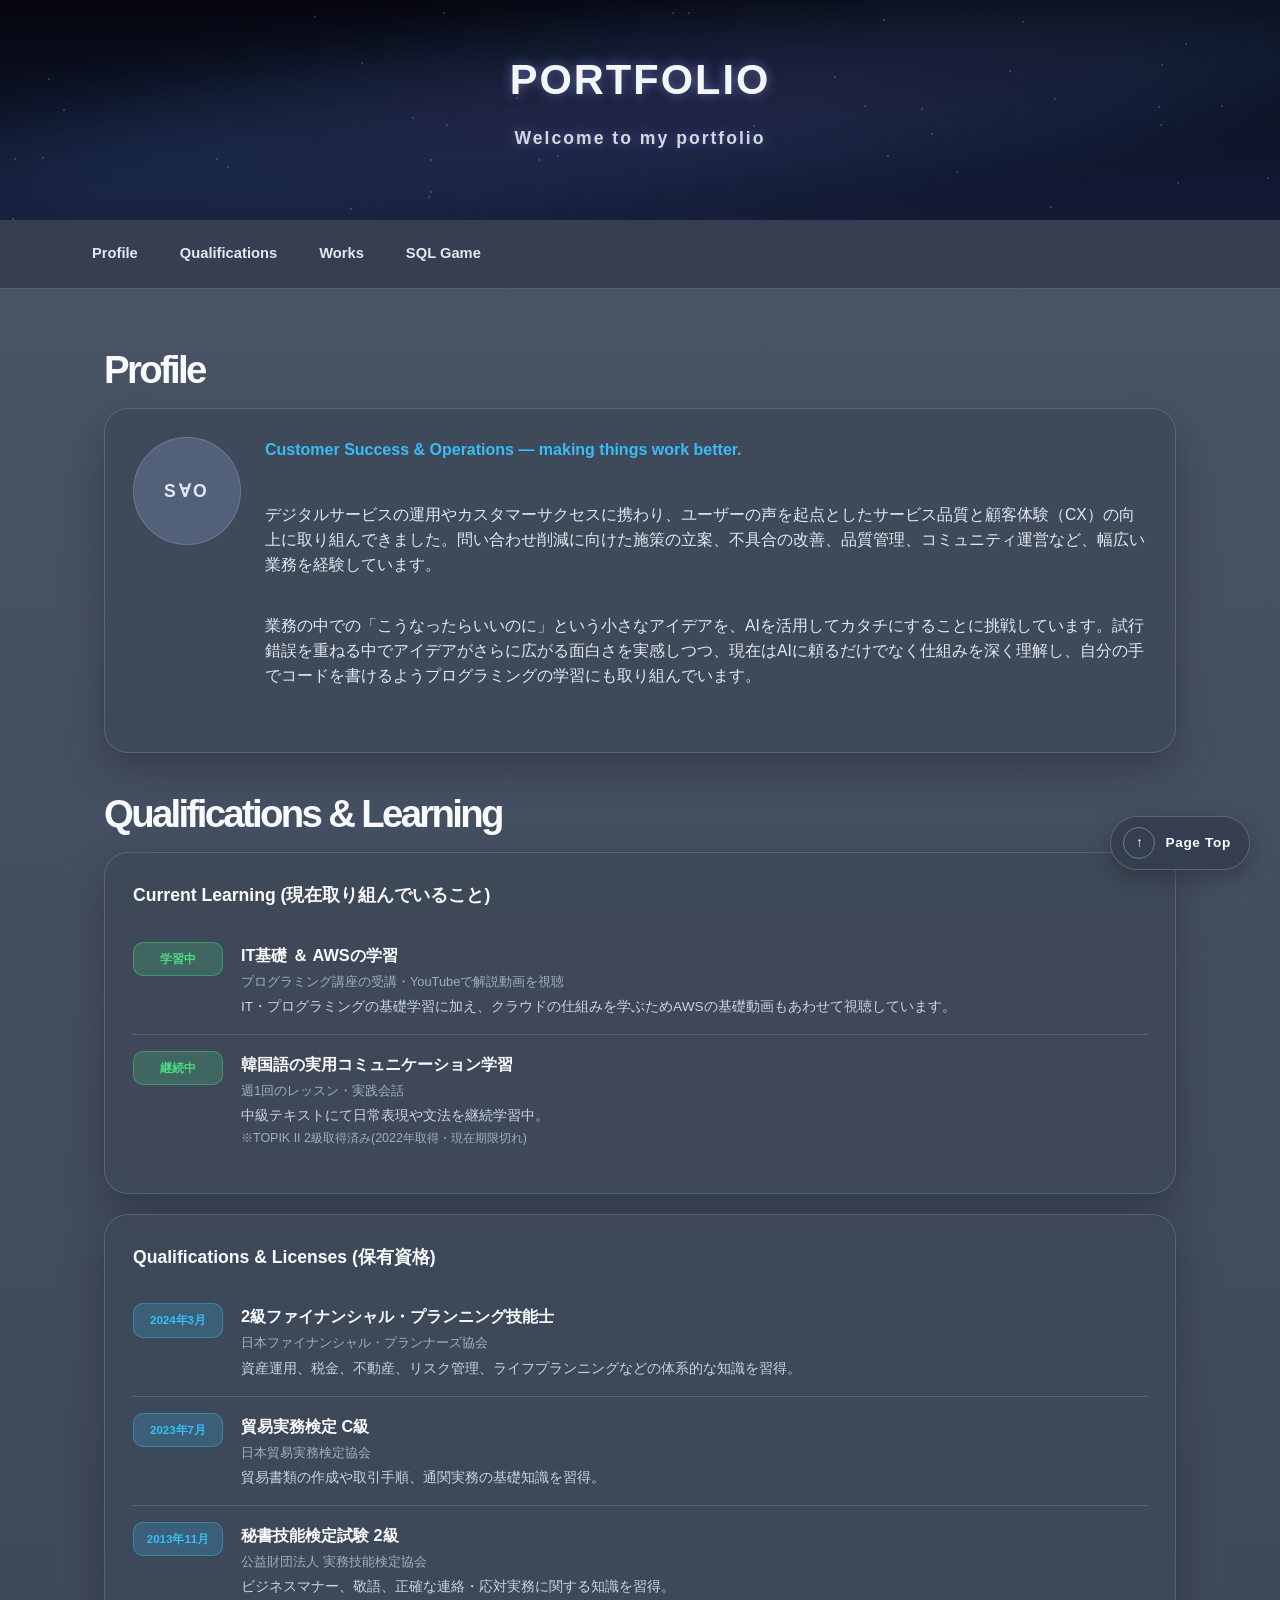
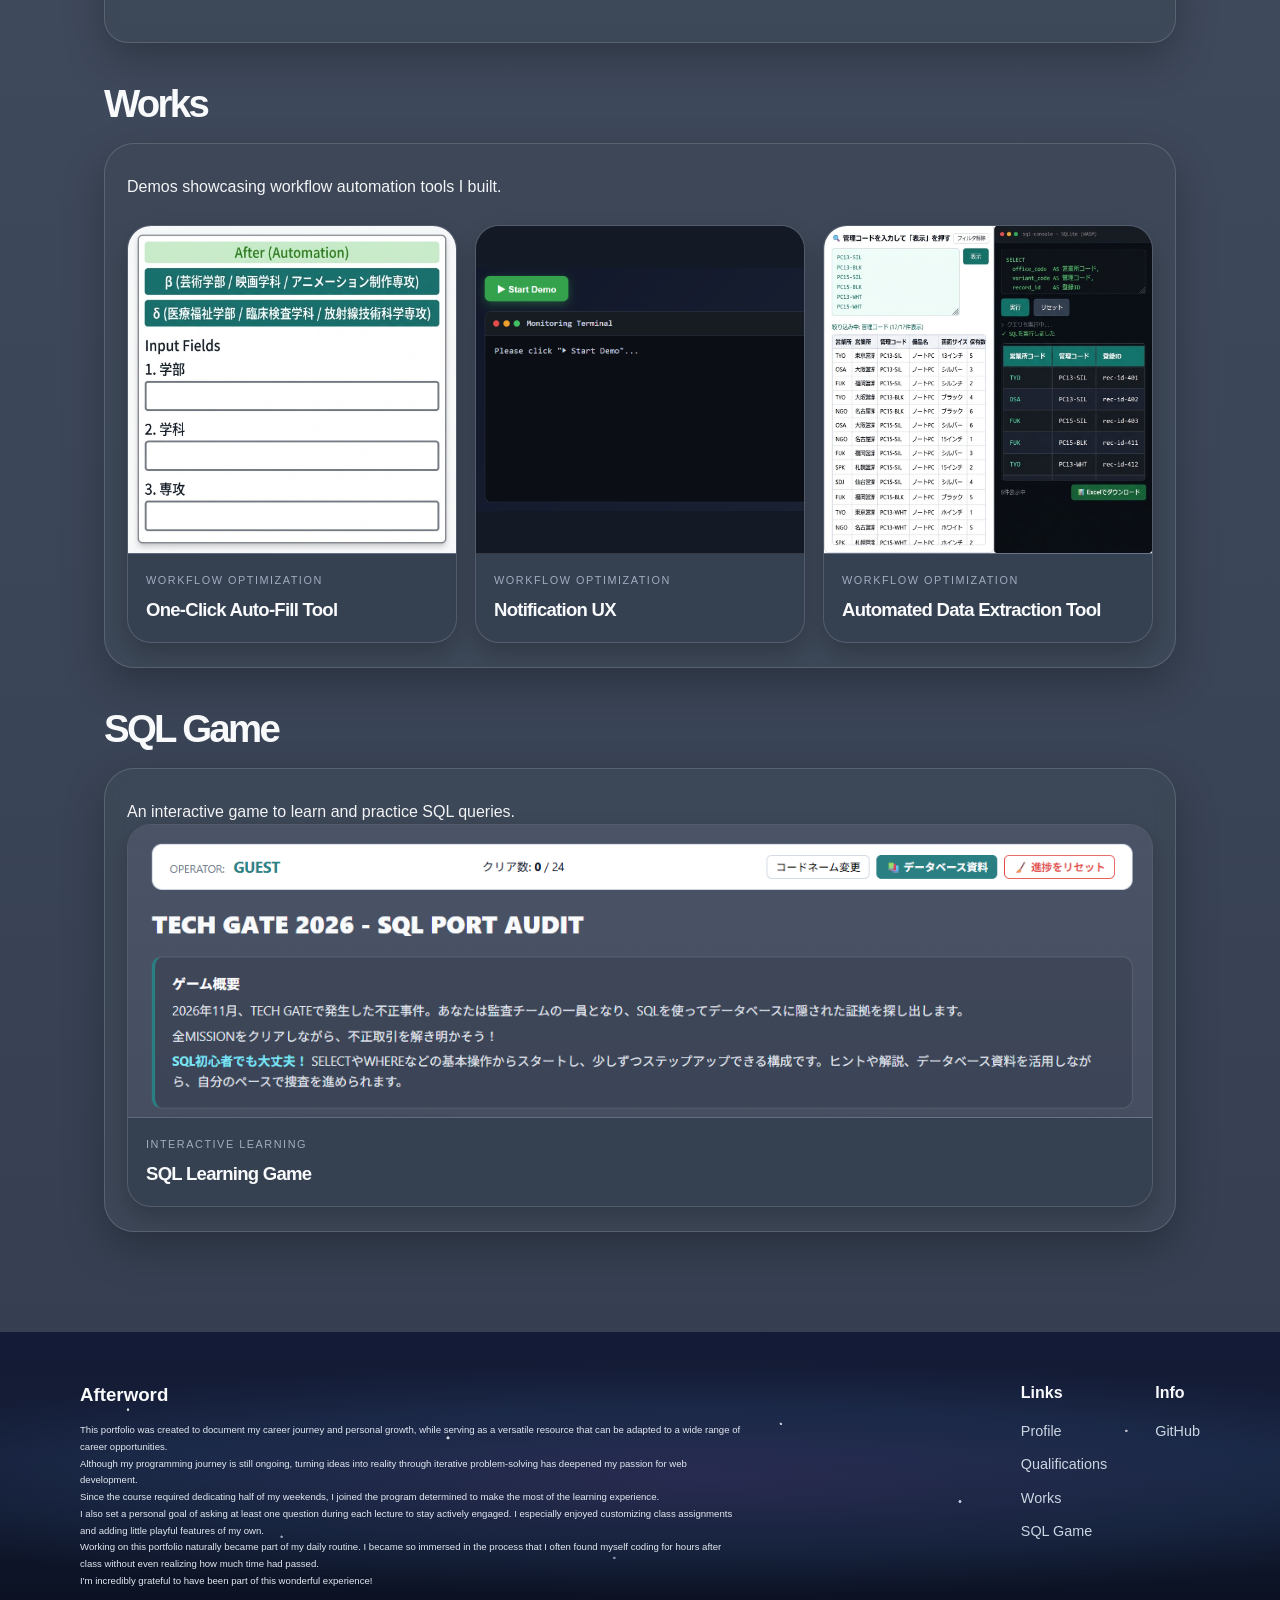
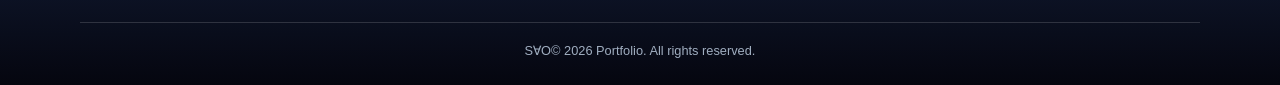
<file: index.html>
<!DOCTYPE html>
<html lang="ja">
<head>
  <meta charset="UTF-8">
  <meta name="viewport" content="width=device-width, initial-scale=1.0">
  <title>Portfolio</title>
  <link rel="stylesheet" href="style.css">
</head>
<body>

<!-- ======================= ヘッダー ======================= -->
<div id="top"></div>
<header>
  <div class="hero-banner">
    <div class="milky-way"></div>
    <div class="star-field"></div>
    <span class="shooting-star s1"></span>
    <span class="shooting-star s2"></span>
    <span class="shooting-star s3"></span>
    <!-- Welcome メッセージ -->
    <span class="hero-banner-title">PORTFOLIO</span>
    <span class="hero-banner-subtitle">Welcome to my portfolio</span>
  </div>

  <!-- ナビゲーションバー -->
  <div class="nav-container">
    <div class="nav-links">
      <a href="#profile" class="nav-link">Profile</a>
      <a href="#qualifications" class="nav-link">Qualifications</a>
      <a href="#works" class="nav-link">Works</a>
      <a href="#game" class="nav-link">SQL Game</a>
    </div>
  </div>
</header>

<!-- ======================= メインコンテンツ ======================= -->
<div class="container">
  <section id="profile">
    <div class="section-title">Profile</div>
    <div class="card">
      <div class="profile-box">
        <div class="profile-avatar">
          <div class="profile-avatar-fallback">S∀O</div>
        </div>
        <div class="profile-info">
          <div class="profile-role">Customer Success & Operations — making things work better.</div>
           <div class="profile-desc">
    　　　　<p>デジタルサービスの運用やカスタマーサクセスに携わり、ユーザーの声を起点としたサービス品質と顧客体験（CX）の向上に取り組んできました。問い合わせ削減に向けた施策の立案、不具合の改善、品質管理、コミュニティ運営など、幅広い業務を経験しています。</p>
    　　　　<p>業務の中での「こうなったらいいのに」という小さなアイデアを、AIを活用してカタチにすることに挑戦しています。試行錯誤を重ねる中でアイデアがさらに広がる面白さを実感しつつ、現在はAIに頼るだけでなく仕組みを深く理解し、自分の手でコードを書けるようプログラミングの学習にも取り組んでいます。</p>
　　　</div>
      </div>
    </div>
  </section>

  <section id="qualifications">
    <div class="section-title">Qualifications & Learning</div>
    <div class="card">
      <div class="card-title">Current Learning (現在取り組んでいること)</div>
      <div class="qual-row">
        <div class="qual-date" style="background:rgba(74, 222, 128, 0.2); color:#4ade80; border:1px solid rgba(74, 222, 128, 0.4);">学習中</div>
        <div class="qual-detail">

          <div class="qual-title">IT基礎 ＆ AWSの学習</div>
          <div class="qual-sub">プログラミング講座の受講・YouTubeで解説動画を視聴</div>
          <div class="qual-desc">IT・プログラミングの基礎学習に加え、クラウドの仕組みを学ぶためAWSの基礎動画もあわせて視聴しています。</div>
        </div>
      </div>
      <div class="qual-row">
        <div class="qual-date" style="background:rgba(74, 222, 128, 0.2); color:#4ade80; border:1px solid rgba(74, 222, 128, 0.4);">継続中</div>
        <div class="qual-detail">
          <div class="qual-title">韓国語の実用コミュニケーション学習</div>
          <div class="qual-sub">週1回のレッスン・実践会話</div>
          <div class="qual-desc">中級テキストにて日常表現や文法を継続学習中。<br><span style="color:var(--muted); font-size:0.78rem;">※TOPIK II 2級取得済み(2022年取得・現在期限切れ)</span></div>
        </div>
      </div>
    </div>

    <div class="card">
      <div class="card-title">Qualifications & Licenses (保有資格)</div>
      <div class="qual-row">
        <div class="qual-date">2024年3月</div>
        <div class="qual-detail">
          <div class="qual-title">2級ファイナンシャル・プランニング技能士</div>
          <div class="qual-sub">日本ファイナンシャル・プランナーズ協会</div>
          <div class="qual-desc">資産運用、税金、不動産、リスク管理、ライフプランニングなどの体系的な知識を習得。</div>
        </div>
      </div>
      <div class="qual-row">
        <div class="qual-date">2023年7月</div>
        <div class="qual-detail">
          <div class="qual-title">貿易実務検定 C級</div>
          <div class="qual-sub">日本貿易実務検定協会</div>
          <div class="qual-desc">貿易書類の作成や取引手順、通関実務の基礎知識を習得。</div>
        </div>
      </div>
      <div class="qual-row">
        <div class="qual-date">2013年11月</div>
        <div class="qual-detail">
          <div class="qual-title">秘書技能検定試験 2級</div>
          <div class="qual-sub">公益財団法人 実務技能検定協会</div>
          <div class="qual-desc">ビジネスマナー、敬語、正確な連絡・応対実務に関する知識を習得。</div>
        </div>
      </div>
    </div>
  </section>

  <!-- Works セクション（自動化ツール系 1〜3） -->
  <section id="works">
    <div class="section-title">Works</div>
    <div class="modern-works" aria-label="Workflow automation tool demos">
      <p class="works-description">Demos showcasing workflow automation tools I built.</p>
      <br>
      <div class="works-grid">
        <!-- カード 1 -->
        <a class="work-card" href="work1/work1.html">
          <div class="work-thumb tone-1">
            <img src="works/work1.image.jpeg" alt="One-Click Auto-Fill Tool" class="work-img">
          </div>
          <div class="work-card-copy">
            <p>Workflow Optimization</p>
            <h3>One-Click Auto-Fill Tool</h3>
          </div>
        </a>

        <!-- カード 2 -->
        <a class="work-card" href="work2/work2.html">
          <div class="work-thumb tone-2">
            <img src="works/work2.image.png" alt="Notification UX" class="work-img">
          </div>
          <div class="work-card-copy">
            <p>Workflow Optimization</p>
            <h3>Notification UX</h3>
          </div>
        </a>

        <!-- カード 3 -->
        <a class="work-card" href="work3/work3-index.html">
          <div class="work-thumb tone-3">
            <img src="works/work3.image.jpeg" alt="Automated Data Extraction Tool" class="work-img">
          </div>
          <div class="work-card-copy">
            <p>Workflow Optimization</p>
            <h3>Automated Data Extraction Tool</h3>
          </div>
        </a>
      </div>
    </div>
  </section>

  <!-- ★独立させたセクション：SQL Game（カード4） -->
  <section id="game">
    <div class="section-title">SQL Game</div>
    <div class="modern-works" aria-label="SQL Learning Game">
      <p class="works-description">An interactive game to learn and practice SQL queries.</p>
      
      <div class="single-work-grid">
        <a class="work-card" href="SQL_GAME/index.html">
          <div class="work-thumb tone-1">
            <img src="works/GAME.image.png" alt="SQL Learning Game" class="work-img game-work-img">
          </div>
          <div class="work-card-copy">
            <p>Interactive Learning</p>
            <h3>SQL Learning Game</h3>
          </div>
        </a>
      </div>
    </div>
  </section>
</div> <!-- /.container -->

<!-- ======================= フッター（夜空・地平線デザイン） ======================= -->
<footer class="site-footer">
    <div class="footer-inner">
    <!-- 左側：Afterword（横幅いっぱいに使う） -->
<div class="footer-col footer-afterword">
    <h3>Afterword</h3>
    <p>
        This portfolio was created to document my career journey and personal growth, while serving as a versatile resource that can be adapted to a wide range of career opportunities.
        <br>Although my programming journey is still ongoing, turning ideas into reality through iterative problem-solving has deepened my passion for web development.
        <br>Since the course required dedicating half of my weekends, I joined the program determined to make the most of the learning experience.
        <br>I also set a personal goal of asking at least one question during each lecture to stay actively engaged. I especially enjoyed customizing class assignments and adding little playful features of my own.
        <br>Working on this portfolio naturally became part of my daily routine. I became so immersed in the process that I often found myself coding for hours after class without even realizing how much time had passed.
        <br> I'm incredibly grateful to have been part of this wonderful experience!
    </p>
</div>
        
        <!-- 右側：LINKS と INFO を横並びにするグループ -->
        <div class="footer-links-group">
            <div class="footer-col">
                <h4>Links</h4>
                <ul>
                    <li><a href="#profile">Profile</a></li>
                    <li><a href="#qualifications">Qualifications</a></li>
                    <li><a href="#works">Works</a></li>
                    <li><a href="#game">SQL Game</a></li>
                </ul>
            </div>
            <div class="footer-col">
                <h4>Info</h4>
                <ul>
                    <li><a href="https://github.com/" target="_blank">GitHub</a></li>
                </ul>
            </div>
        </div>
    </div>
    
    <div class="footer-bottom">
        S∀O&copy; 2026 Portfolio. All rights reserved.
    </div>
</footer>

<!-- トップに戻るボタン（Page Top） -->
<a href="#top" class="back-to-top" title="トップに戻る">
    <span class="back-to-top-icon">↑</span>
    <span class="back-to-top-text">Page Top</span>
</a>

<!-- 流れ星・星空のアニメーション用スクリプト -->
<script>
    const field = document.querySelector('.star-field');
    if (field) {
        for (let i = 0; i < 40; i++) {
            const s = document.createElement('span');
            s.className = 'star';
            s.style.top = Math.random() * 100 + '%';
            s.style.left = Math.random() * 100 + '%';
            s.style.animationDelay = (Math.random() * 3).toFixed(2) + 's';
            s.style.animationDuration = (2 + Math.random() * 2).toFixed(2) + 's';
            field.appendChild(s);
        }
    }
</script>
</body>
</html>
</file>
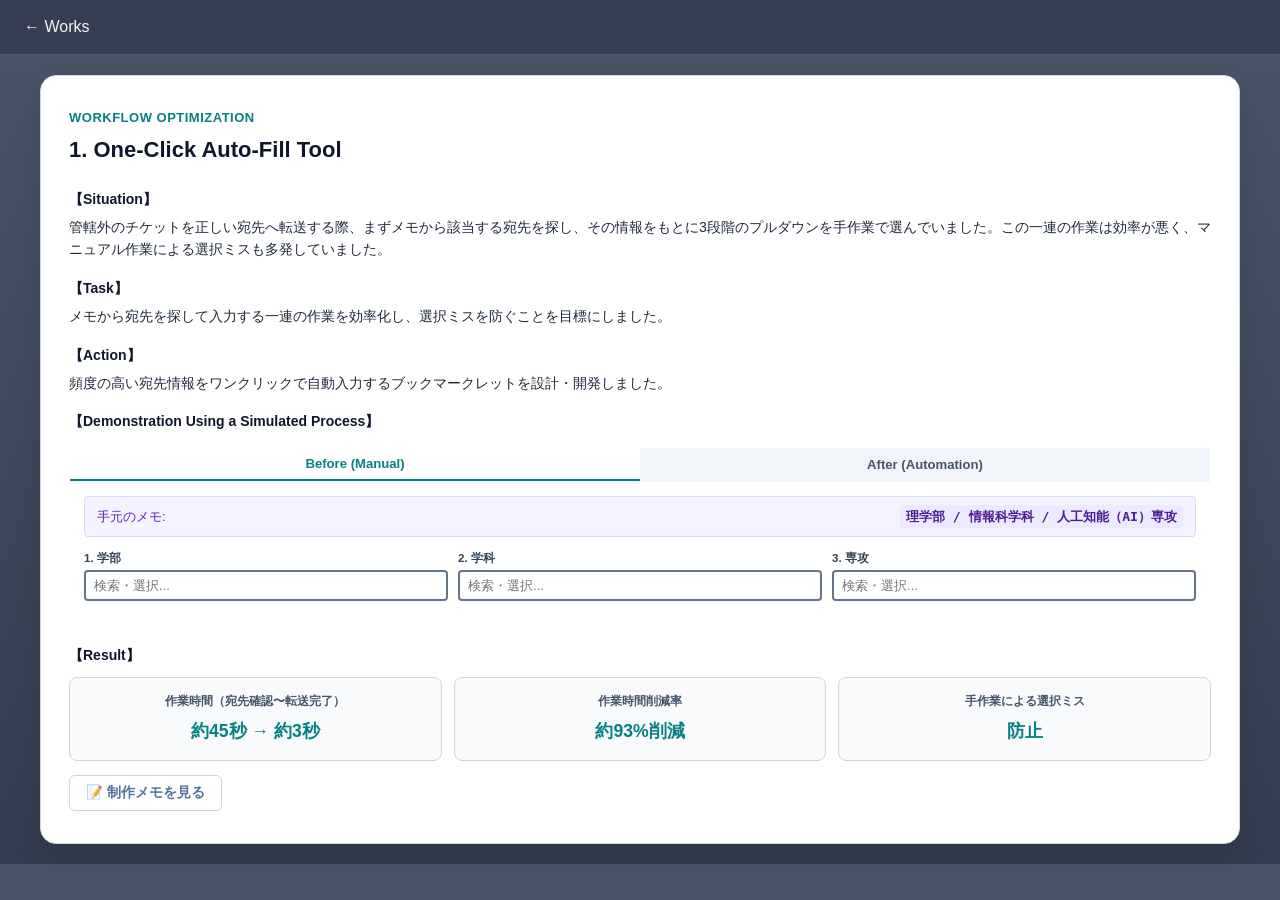
<file: work1/work1.html>
<!DOCTYPE html>
<html lang="ja">
<head>
  <meta charset="UTF-8">
  <meta name="viewport" content="width=device-width, initial-scale=1.0">
  <script>
    if (new URLSearchParams(location.search).has('embed')) {
      document.documentElement.classList.add('embed-mode');
    }
  </script>
  <title>One-Click Auto-Fill Tool | Works</title>
  <link rel="stylesheet" href="../style.css">
  <style>
    /* Work1 デモ */
    .demo-box { margin-top: 14px; border: 1px solid var(--border-color); border-radius: 6px; background: #ffffff; overflow: visible; }
    .demo-tabs { display: flex; background: #f1f5f9; border-bottom: 1px solid var(--border-color); }
    .demo-tab-btn { flex: 1; padding: 8px 12px; border: none; background: transparent; font-size: 0.82rem; font-weight: 700; color: #475569; cursor: pointer; }
    
    /* タブのアクティブ時：#078084系 */
    .demo-tab-btn.active { background: #ffffff; color: #078084; border-bottom: 2px solid #078084; }
    
    .demo-content { padding: 14px; display: none; }
    .demo-content.active { display: block; }
    
    /* 指示・ハイライト（青系紫） */
    .instruction-note { background: #f5f3ff; border: 1px solid #ddd6fe; padding: 8px 12px; border-radius: 4px; font-size: 0.82rem; color: #5b21b6; margin-bottom: 12px; display: flex; justify-content: space-between; align-items: center; }
    .instruction-target { font-family: monospace; font-weight: bold; background: #ede9fe; color: #4c1d95; padding: 1px 6px; border-radius: 3px; }
    
    .form-row { display: grid; grid-template-columns: repeat(3, 1fr); gap: 10px; margin-bottom: 12px; }
    .field-group { position: relative; min-width: 0; }
    .field-group label { display: block; font-size: 0.72rem; font-weight: 700; color: #334155; margin-bottom: 3px; }
    .combo-input { width: 100%; padding: 6px 8px; border: 2px solid #64748b; border-radius: 4px; font-size: 0.82rem; outline: none; background: #ffffff; color: #0f172a; }
    .combo-input:focus { border-color: #078084; }
    
    /* ハイライト時 */
    .combo-input.highlight { background-color: #e6f4f5; border-color: #078084; color: #044346; font-weight: 600; }
    
    .combo-dropdown { position: absolute; top: 100%; left: 0; right: 0; max-height: 140px; overflow-y: auto; background: #ffffff; border: 1px solid var(--border-color); border-radius: 4px; box-shadow: 0 4px 8px rgba(0,0,0,.15); z-index: 20; display: none; }
    .combo-dropdown.show { display: block; }
    .combo-item { padding: 6px 10px; font-size: 0.82rem; color: #1e293b; cursor: pointer; }
    .combo-item:hover { background: #e6f4f5; color: #078084; font-weight: 600; }
    
    .action-btn-grid { display: grid; grid-template-columns: repeat(2, 1fr); gap: 8px; margin-bottom: 12px; }
    
    /* ボタン：#078084 */
    .btn-preset { background: #078084; color: #ffffff; border: none; padding: 9px; border-radius: 4px; font-size: 0.78rem; font-weight: 700; cursor: pointer; }
    .btn-preset:hover { background: #056367; }
    .btn-preset:disabled { opacity: 0.5; cursor: not-allowed; }
    
    .work1-page .detail-card { display: block; }
    .work1-page .detail-visual { display: none; }
    .work1-page .detail-content { padding: 0; }
    .work1-page #work1.card {
      background: transparent;
      border: 0;
      border-radius: 0;
      padding: 0;
      box-shadow: none;
      margin: 0;
    }
    .work1-page .section-label {
      margin: 16px 0 6px;
      font-size: 14px;
      font-weight: 700;
      color: #0f172a;
    }
    .work1-page .text-body {
      margin: 0 0 12px;
      font-size: 14px;
      line-height: 1.6;
      color: #1e293b;
    }

    /* ===== 制作メモ ===== */
    .memo-toggle-wrap { margin-top: 14px; margin-bottom: 4px; }

    .memo-toggle-btn {
      background: #ffffff; border: 1px solid #cbd5e1;
      border-radius: 6px; padding: 8px 16px;
      font-size: 0.85rem; font-weight: 700; color: #55709b;
      cursor: pointer; display: inline-flex; align-items: center; gap: 6px;
      box-shadow: 0 2px 4px rgba(129, 103, 215, 0.05);
      transition: background 0.15s, color 0.15s;
    }

    .memo-toggle-btn:hover { background: #f8fafc; color: #078084; border-color: #078084; }
    .memo-toggle-btn.open { background: #e6f4f5; color: #078084; border-color: #078084; }
    .memo-panel {
      margin-top: 10px;
      background: #ffffff;
      border: 1px solid #cbd5e1;
      border-radius: 8px;
      padding: 18px 20px;
      box-shadow: 0 4px 12px rgba(82, 66, 127, 0.08);
    }

    .memo-title {
    font-size: 0.95rem; font-weight: 800; color: #071a45;
    margin-bottom: 12px; padding-bottom: 8px;
    border-bottom: 2px solid #078084;
   }

    .memo-section-head {
    font-size: 0.8rem; font-weight: 700; color: #078084;
    margin-top: 14px; margin-bottom: 6px;
    text-transform: uppercase; letter-spacing: 0.04em;
   }

    .memo-body { font-size: 0.85rem; color: #334155; line-height: 1.7; margin-bottom: 4px; }

    .memo-item {
      display: flex; gap: 10px; align-items: flex-start;
      margin-bottom: 10px;
    }

    .memo-item-num {
    width: 22px; height: 22px; border-radius: 50%;
    background: #078084; color: #fff;
    font-size: 0.72rem; font-weight: 700;
    display: flex; align-items: center; justify-content: center;
    flex-shrink: 0; margin-top: 2px;
}
    .memo-item-title { font-size: 0.85rem; font-weight: 700; color: #0f172a; margin-bottom: 3px; }
  </style>
</head>
<body class="work-detail-page work1-page">
  <header class="detail-header">
    <div class="nav-container">
      <a href="../index.html#works" class="back-link">← Works</a>
    </div>
  </header>

  <main class="detail-main" style="max-width: 1240px; margin: 20px auto; padding: 0 20px;">
    <article class="detail-card" style="background: #ffffff; border: 1px solid #cbd5e1; border-radius: 16px; padding: 28px; box-shadow: 0 16px 32px rgba(0,0,0,0.1); ">
      <div class="detail-content">
        <div style="margin-bottom: 20px;">
          <div class="section-kicker" style="color: #078084; font-weight: 700; font-size: 13px; margin-bottom: 4px; text-transform: uppercase; letter-spacing: 0.5px;">Workflow Optimization</div>
          <h1 style="font-size: 22px; color: #0f172a; margin: 0;">1. One-Click Auto-Fill Tool</h1>
        </div>
    <!-- WORK 1 -->
    <div class="card" id="work1">
      <div class="section-label">【Situation】</div>
      <p class="text-body">
        管轄外のチケットを正しい宛先へ転送する際、まずメモから該当する宛先を探し、その情報をもとに3段階のプルダウンを手作業で選んでいました。この一連の作業は効率が悪く、マニュアル作業による選択ミスも多発していました。
      </p>
      <div class="section-label">【Task】</div>
      <p class="text-body">
        メモから宛先を探して入力する一連の作業を効率化し、選択ミスを防ぐことを目標にしました。
      </p>
      <div class="section-label">【Action】</div>
      <p class="text-body">
        頻度の高い宛先情報をワンクリックで自動入力するブックマークレットを設計・開発しました。
      </p>

      <div class="section-label">【Demonstration Using a Simulated Process】</div>
      <div class="demo-box">
        <div class="demo-tabs">
          <button class="demo-tab-btn active" onclick="switchTab('w1','before')">Before (Manual)</button>
          <button class="demo-tab-btn"       onclick="switchTab('w1','after')">After (Automation)</button>
        </div>
        <div id="w1-before" class="demo-content active">
          <div class="instruction-note">
            <span>手元のメモ:</span>
            <span class="instruction-target">理学部 / 情報科学科 / 人工知能（AI）専攻</span>
          </div>
          <div class="form-row">
            <div class="field-group">
              <label>1. 学部</label>
              <input type="text" id="manual-dept" class="combo-input" placeholder="検索・選択..."
                onfocus="openOptions('dept')" oninput="filterOptions('dept')">
              <div id="opts-dept" class="combo-dropdown"></div>
            </div>
            <div class="field-group">
              <label>2. 学科</label>
              <input type="text" id="manual-section" class="combo-input" placeholder="検索・選択..."
                onfocus="openOptions('section')" oninput="filterOptions('section')">
              <div id="opts-section" class="combo-dropdown"></div>
            </div>
            <div class="field-group">
              <label>3. 専攻</label>
              <input type="text" id="manual-team" class="combo-input" placeholder="検索・選択..."
                onfocus="openOptions('team')" oninput="filterOptions('team')">
              <div id="opts-team" class="combo-dropdown"></div>
            </div>
          </div>
        </div>
        <div id="w1-after" class="demo-content">
          <div class="action-btn-grid">
            <button class="btn-preset" onclick="executeAutoFill('理学部','情報科学科','人工知能（AI）専攻')">α (理学部 / 情報科学科 / 人工知能（AI）専攻)</button>
            <button class="btn-preset" onclick="executeAutoFill('芸術学部','映画学科','アニメーション制作専攻')">β (芸術学部 / 映画学科 / アニメーション制作専攻)</button>
            <button class="btn-preset" onclick="executeAutoFill('農学部','応用生物科学科','分子細胞生物学専攻')">γ (農学部 / 応用生物科学科 / 分子細胞生物学専攻)</button>
            <button class="btn-preset" onclick="executeAutoFill('医療福祉学部','臨床検査学科','放射線技術科学専攻')">δ (医療福祉学部 / 臨床検査学科 / 放射線技術科学専攻)</button>
          </div>
          <div class="form-row">
            <div class="field-group">
              <label>1. 学部</label>
              <input type="text" id="auto-dept" class="combo-input" readonly>
            </div>
            <div class="field-group">
              <label>2. 学科</label>
              <input type="text" id="auto-section" class="combo-input" readonly>
            </div>
            <div class="field-group">
              <label>3. 専攻</label>
              <input type="text" id="auto-team" class="combo-input" readonly>
            </div>
          </div>
        </div>
      </div>    
    
      <div class="section-label">【Result】</div>
      <div class="metrics-row" style="display: grid; grid-template-columns: repeat(3, 1fr); gap: 12px; margin-top: 10px;">
        <div class="metric-box" style="background: #f8fafc; border: 1px solid #cbd5e1; border-radius: 8px; padding: 14px; text-align: center;">
          <div class="metric-label" style="font-size: 0.78rem; font-weight: 600; color: #475569; margin-bottom: 6px;">作業時間（宛先確認〜転送完了）</div>
          <div class="metric-value" style="font-size: 1.1rem; font-weight: 800; color: #078084;">約45秒 → 約3秒</div>
        </div>
        <div class="metric-box" style="background: #f8fafc; border: 1px solid #cbd5e1; border-radius: 8px; padding: 14px; text-align: center;">
          <div class="metric-label" style="font-size: 0.78rem; font-weight: 600; color: #475569; margin-bottom: 6px;">作業時間削減率</div>
          <div class="metric-value" style="font-size: 1.1rem; font-weight: 800; color: #078084;">約93%削減</div>
        </div>
        <div class="metric-box" style="background: #f8fafc; border: 1px solid #cbd5e1; border-radius: 8px; padding: 14px; text-align: center;">
          <div class="metric-label" style="font-size: 0.78rem; font-weight: 600; color: #475569; margin-bottom: 6px;">手作業による選択ミス</div>
          <div class="metric-value" style="font-size: 1.1rem; font-weight: 800; color: #078084;">防止</div>
        </div>
      </div>
        
    <!-- ===== 制作メモ work1 ===== -->
      <div class="memo-toggle-wrap">
        <button class="memo-toggle-btn" onclick="toggleMemo('work1-memo')">
          📝 制作メモを見る
        </button>
        <div id="work1-memo" class="memo-panel" style="display:none;">
          <div class="memo-title">3階層プルダウン自動選択ツールを再現した記録</div>
          <div class="memo-section-head">背景</div>
          <p class="memo-body">実際に開発したブックマークレットの仕組みをポートフォリオで伝えるため、操作を再現したデモを制作しました。</p>
          <div class="memo-section-head">工夫した点・苦労した点</div>
          <div class="memo-item">
            <div class="memo-item-num">1</div>
            <div>
              <div class="memo-item-title">プルダウンの選択肢</div>
              <p class="memo-body">業務での開発経験をもとに、3階層プルダウンとワンクリック操作のデモを一般的なデータとデザインに変更し制作しました。当初はA・B・Cのような仮データを使っていましたが、選択の煩雑さが伝わりにくいと感じました。そこで、選択肢の多さや名称の長さをイメージしやすいよう、「大学の学部 → 学科 → 専攻」に置き換えました。</p>
            </div>
          </div>
          <div class="memo-item">
            <div class="memo-item-num">2</div>
            <div>
              <div class="memo-item-title">Before/Afterの見せ方</div>
              <p class="memo-body">手動で選ぶ場合（Before）とツールを使う場合（After）を比較しやすくするため、タブで表示を切り替える構成にしました。また、Beforeタブのデモで、学部・学科・専攻のプルダウンがタブの枠内に収まってしまい、選択肢が見切れて操作しにくい問題が発生しました。CSSを調整し、タブコンテナーのoverflow制御を見直すことで、プルダウンが枠外へ表示されるように修正しました。</p>
            </div>
          </div>
          <div class="memo-section-head">AIの活用について</div>
          <p class="memo-body">学部・学科・専攻の選択肢データの収集にはAIを活用し、ブラウザで動作を確認しながら表示や動きを調整しました。</p>
          <div class="memo-section-head">今後の課題</div>
          <p class="memo-body">今回の制作を通じて、定型的な入力作業は手順を整理することで自動化につなげられると学びました。今後も業務の中から繰り返し作業を見つけ、効率化に取り組んでいきたいです。</p>
        </div>
      </div>
    </div>
     </div>
    </article>
  </main>
  <script>/* ===== Work1 ===== */
const listDepts = [
  "医学部",
  "医療技術学部",
  "医療福祉学部",
  "映像学部",
  "英語学部",
  "経済情報学部",
  "経営学部",
  "経済学部",
  "芸術学部",
  "教育学部",
  "建築学部",
  "健康科学部",
  "健康栄養学部",
  "健康スポーツ学部",
  "工学部",
  "国際学部",
  "国際教養学部",
  "国際資源学部",
  "国際情報学部",
  "国際地域学部",
  "国際文化学部",
  "サステナビリティ学環",
  "産業理工学部",
  "情報学部",
  "情報科学部",
  "情報工学部",
  "情報システム学部",
  "情報データ科学部",
  "情報連携学部",
  "神学部",
  "水産学部",
  "生活科学部",
  "生命科学部",
  "政策学部",
  "政経学部",
  "生物理工学部",
  "総合情報学部",
  "総合政策学部",
  "創造表現学部",
  "地域創生学部",
  "地球環境科学部",
  "知能情報学部",
  "知的財産学部",
  "デザイン学部",
  "デジタルメディア学部",
  "都市科学部",
  "歯学部",
  "福祉学部",
  "文化構想学部",
  "文学部",
  "物理学部",
  "法学部",
  "法政経学部",
  "不動産学部",
  "未来科学部",
  "薬学部",
  "理学部",
  "理工学部",
  "リベラルアーツ学部",
  "リハビリテーション学部",
  "臨床心理学部",
  "獣医学部",
  "繊維学部",
  "鍼灸学部",
  "観光学部",
  "観光まちづくり学部",
  "キャリアデザイン学部",
  "危機管理学部",
  "現代社会学部",
  "現代ビジネス学部",
  "コミュニティ福祉学部",
  "子ども教育学部",
  "システム工学部",
  "システムデザイン学部",
  "社会学部",
  "社会安全学部",
  "商学部",
  "スポーツ科学部",
  "スポーツ健康科学部",
  "造形学部",
  "人間科学部",
  "人間健康学部",
  "人間関係学部",
  "マネジメント学部",
  "メディア学部",
  "モチベーション行動科学部"
].sort((a, b) => a.localeCompare(b, 'ja'));

  const listSections = [
  "アニメーション学科",
  "医用工学科",
  "医療技術学科",
  "医療薬学科",
  "医学科",
  "医療福祉学科",
  "英語学科",
  "英文学科",
  "演劇学科",
  "応用化学科",
  "応用生物科学科",
  "会計学科",
  "化学科",
  "環境科学科",
  "環境情報学科",
  "観光学科",
  "観光マネジメント学科",
  "機械工学科",
  "教育学科",
  "経済学科",
  "芸術学科",
  "経営学科",
  "経営システム工学科",
  "建築学科",
  "言語聴覚学科",
  "航空宇宙工学科",
  "国文学科",
  "国際関係学科",
  "国際教養学科",
  "国際ビジネス学科",
  "作業療法学科",
  "作曲学科",
  "社会学科",
  "社会安全学科",
  "社会情報学科",
  "社会福祉学科",
  "写真学科",
  "情報科学科",
  "情報工学科",
  "心理学科",
  "生活科学科",
  "生命科学科",
  "生命医科学科",
  "生命環境学科",
  "総合政策学科",
  "造形学科",
  "地球科学科",
  "知能情報システム学科",
  "知的財産学科",
  "地理学科",
  "診療放射線学科",
  "数学科",
  "スポーツ科学科",
  "スポーツ健康科学科",
  "生活環境学科",
  "生活デザイン学科",
  "地域創生学科",
  "データサイエンス学科",
  "デザイン工学科",
  "電気電子工学科",
  "動物看護学科",
  "土木工学科",
  "都市環境工学科",
  "日本文学学科",
  "人間科学学科",
  "人間健康学科",
  "人間社会学科",
  "人間福祉学科",
  "農学科",
  "バイオサイエンス学科",
  "美術学科",
  "物理学科",
  "福祉社会学科",
  "福祉心理学科",
  "文化財保存学科",
  "文学学科",
  "文芸学科",
  "法学科",
  "法律学科",
  "薬学科",
  "薬科学科",
  "幼児教育学科",
  "理学療法学科",
  "歴史学科",
  "歴史文化学科",
  "和菓子総合学科",
  "臨床検査学科",
  "臨床工学科",
  "臨床心理学科",
  "観光まちづくり学科",
  "キャリアデザイン学科",
  "看護学科",
  "看護福祉学科",
  "危機管理学科",
  "健康科学科",
  "健康スポーツ学科",
  "現代社会学科",
  "現代ビジネス学科",
  "コミュニティデザイン学科",
  "コミュニティ福祉学科",
  "子ども教育学科",
  "サステナビリティ学科",
  "情報ネットワーク学科",
  "生物学科",
  "生物資源学科",
  "生物生産学科",
  "生物理工学科",
  "総合経営学科",
  "総合情報学科",
  "地域政策学科",
  "地域マネジメント学科",
  "知能システム学科",
  "ツーリズム学科",
  "デザイン学科",
  "都市デザイン学科",
  "人間文化学科",
  "農芸化学科",
  "バイオ化学科",
  "福祉環境学科",
  "福祉人間学科",
  "福祉心理学科",
  "文化情報学科",
  "マネジメント学科",
  "メディア学科",
  "メディア社会学科",
  "モチベーション行動科学学科",
  "理数学学科",
  "歴史文化学科",
  "歴史文学学科",
  "和菓子学科",
  "獣医学科",
  "繊維学科",
  "鍼灸学科",
  "恐竜・地質学科",
  "発酵工学科",
  "醸造科学科",
  "視能訓練学科",
  "物質生命化学科",
  "ロボティクス学科"
].sort((a, b) => a.localeCompare(b, 'ja'));

  const listMajors = [
  "アニメーション制作専攻",
  "インテリア・空間デザイン専攻",
  "インダストリアルデザイン専攻",
  "遺伝学専攻",
  "英米文学専攻",
  "演劇専攻",
  "応用化学専攻",
  "応用生物化学専攻",
  "基礎医学専攻",
  "機械宇宙システム専攻",
  "機械工学専攻",
  "金融・ファイナンス専攻",
  "経営戦略専攻",
  "経済学専攻",
  "建築デザイン専攻",
  "建築構造・防災専攻",
  "健康教育学専攻",
  "航空宇宙工学専攻",
  "国文学専攻",
  "国際関係論専攻",
  "国際会計専攻",
  "細胞生物学専攻",
  "作曲・理論専攻",
  "社会心理学専攻",
  "社会学専攻",
  "写真表現専攻",
  "情報ネットワーク専攻",
  "情報工学専攻",
  "情報科学専攻",
  "心理学専攻",
  "生活科学専攻",
  "生命科学専攻",
  "生物学専攻",
  "総合政策専攻",
  "彫刻・立体造形専攻",
  "地球物理学専攻",
  "知能情報システム専攻",
  "知的財産専攻",
  "地理学専攻",
  "数学専攻",
  "スポーツトレーナー専攻",
  "スポーツマネジメント専攻",
  "西洋史学専攻",
  "地域開発専攻",
  "地域まちづくり専攻",
  "データサイエンス専攻",
  "電気システム専攻",
  "電子デバイス専攻",
  "都市計画専攻",
  "日本画専攻",
  "日本文学専攻",
  "人間科学専攻",
  "人間健康専攻",
  "人間社会専攻",
  "人間福祉専攻",
  "農業経済学専攻",
  "バイオテクノロジー専攻",
  "物理学専攻",
  "文化財保存学専攻",
  "文学専攻",
  "文芸・クリエイティブライティング専攻",
  "放射線技術科学専攻",
  "薬学専攻",
  "幼児教育専攻",
  "理学療法学専攻",
  "歴史学専攻",
  "歴史文化学専攻",
  "和菓子総合専攻",
  "臨床医学専攻",
  "臨床検査学専攻",
  "臨床工学専攻",
  "臨床心理学専攻",
  "観光ビジネス専攻",
  "危機管理・防災政策専攻",
  "言語聴覚療法専攻",
  "現代社会学専攻",
  "現代ビジネス学専攻",
  "コミュニティデザイン専攻",
  "子ども教育専攻",
  "サステナビリティ専攻",
  "生物資源学専攻",
  "生物生産学専攻",
  "生物理工学専攻",
  "総合経営学専攻",
  "総合情報学専攻",
  "造形専攻",
  "地域政策学専攻",
  "地域マネジメント学専攻",
  "知能システム専攻",
  "ツーリズム専攻",
  "デザイン科学専攻",
  "都市デザイン専攻",
  "人間文化専攻",
  "農芸化学専攻",
  "バイオ化学専攻",
  "福祉環境専攻",
  "福祉人間専攻",
  "福祉心理専攻",
  "文化情報専攻",
  "マネジメント専攻",
  "メディア・コミュニケーション専攻",
  "モチベーション行動科学専攻",
  "理数学専攻",
  "歴史文学専攻",
  "和菓子専攻",
  "獣医学専攻",
  "繊維学専攻",
  "鍼灸学専攻",
  "応用物理学専攻",
  "公法学専攻",
  "口腔外科専攻",
  "矯正歯科専攻",
  "江南史学専攻",
  "児童・家庭福祉専攻",
  "初等教育専攻",
  "人工知能（AI）専攻",
  "先端看護学専攻",
  "素粒子物理学専攻",
  "ソフトウエア科学専攻",
  "代数学専攻",
  "天文学専攻",
  "中等教育・国語専攻",
  "中等教育・数学専攻",
  "地域看護・保健師専攻",
  "テキスタイル・ファッションデザイン専攻",
  "土木環境専攻",
  "東洋史学専攻",
  "特設支援教育専攻",
  "特別支援教育専攻",
  "無機・分析化学専攻",
  "民事法学専攻",
  "民俗学専攻",
  "分子細胞生物学専攻",
  "物性物理学専攻",
  "有機化学専攻",
  "版画専攻",
  "ピアノ専攻",
  "管弦打楽器専攻",
  "鍵盤楽器・ピアノ専攻",
  "声楽専攻",
  "フィルム・映像監督専攻",
  "映画監督・制作専攻",
  "コミックイラスト・マンガ専攻",
  "舞台表現・演劇専攻",
  "視覚伝達デザイン専攻",
  "プロダクトデザイン専攻",
  "インテリア・空間デザイン専攻",
  "環境保全・エネルギー専攻",
  "ロボティクス専攻"
].sort((a, b) => a.localeCompare(b, 'ja'));

  window.addEventListener('DOMContentLoaded', () => {
    buildOptions('dept', listDepts); //学部の選択肢作る
    buildOptions('section', listSections); //学科の選択肢作る
    buildOptions('team',  listMajors ); //専攻の選択肢作る
  });

  function buildOptions(type, items) {
    const el = document.getElementById(`opts-${type}`);
    if (!el) return; //引数で受け取った typeを組み合わせて、HTMLの中から該当するドロップダウンの枠を探す
    el.innerHTML = items.map(v =>
      `<div class="combo-item" onclick="onSelectValue('${type}','${v}')">${v}</div>`
    ).join(''); //JavaScript側にあるデータ(配列)を、ユーザーがクリックして選べる選択肢のHTMLリストに変換して画面に並べてくれる
  }

  function openOptions(type) {
    closeAllDropdowns();
    document.getElementById(`opts-${type}`).classList.add('show'); //指定したドロップダウンを開く関数
  }

  function closeAllDropdowns() {
    document.querySelectorAll('.combo-dropdown').forEach(el => el.classList.remove('show')); //すべてのドロップダウンを隠す関数
  }

  document.addEventListener('click', e => {
    if (!e.target.closest('.field-group')) closeAllDropdowns(); //外側をクリックしたら閉じる仕組み
  });

  function filterOptions(type) { //入力した文字に合わせて選択肢を絞り込む関数
    const val  = document.getElementById(`manual-${type}`).value;
    const base = type === 'dept' ? listDepts : type === 'section' ? listSections : listMajors;
    buildOptions(type, base.filter(item => item.includes(val)));
    document.getElementById(`opts-${type}`).classList.add('show');
  }

  function onSelectValue(type, value) { //選択肢をクリックしたときの処理
    document.getElementById(`manual-${type}`).value = value;
    closeAllDropdowns();
  }

  function switchTab(work, tab) {
    const box = document.getElementById(`${work}-before`).closest('.demo-box'); //対象のコンテナを特定する
    box.querySelectorAll('.demo-tab-btn').forEach(b => b.classList.remove('active')); //すべてのタブボタンとコンテンツの「アクティブ状態」を一度リセットする
    box.querySelectorAll('.demo-content').forEach(c => c.classList.remove('active'));
    box.querySelectorAll('.demo-tab-btn')[tab === 'before' ? 0 : 1].classList.add('active');  //クリックされた側の「タブボタン」を光らせる
    document.getElementById(`${work}-${tab}`).classList.add('active');  //対応する「コンテンツ」を表示する
  }

  let w1Timers = [];
  function executeAutoFill(dept, section, team) {
    w1Timers.forEach(id => clearTimeout(id)); //前回のタイマーのキャンセル
    w1Timers = [];
    const iDept = document.getElementById('auto-dept'); //入力欄とボタンの初期化
    const iSec  = document.getElementById('auto-section');
    const iTeam = document.getElementById('auto-team');
    const btns  = document.querySelectorAll('#w1-after .btn-preset');
    iDept.value = ''; iSec.value = ''; iTeam.value = '';
    [iDept, iSec, iTeam].forEach(el => el.classList.remove('highlight'));
    btns.forEach(b => b.disabled = true); //入力欄とボタンの初期化ここまで
    w1Timers.push(setTimeout(() => { iDept.value = dept;    iDept.classList.add('highlight'); }, 1000)); //タイミングをずらした自動入力のアニメーション
    w1Timers.push(setTimeout(() => { iSec.value  = section; iSec.classList.add('highlight');  }, 2000));
    w1Timers.push(setTimeout(() => {
      iTeam.value = team; iTeam.classList.add('highlight'); //最後の入力とハイライト
      btns.forEach(b => b.disabled = false); //ボタンのロック解除
      setTimeout(() => [iDept, iSec, iTeam].forEach(el => el.classList.remove('highlight')), 1000);
    }, 3000));  //3秒かけて全部の入力が終わる ➔ その余韻として1秒間だけピカッと光らせておき、4秒目にスッと消す
  }
  /* ===== 制作メモ トグル ===== */
  function toggleMemo(id) {
    const panel = document.getElementById(id);
    const btn = panel.previousElementSibling; // ボタンはパネルの直前の兄弟要素
    const isOpen = panel.style.display !== 'none';
    panel.style.display = isOpen ? 'none' : 'block';
    btn.textContent = isOpen ? '📝 制作メモを見る' : '📝 制作メモを閉じる';
    btn.classList.toggle('open', !isOpen);
  }
</script>
</body>
</html>
</file>
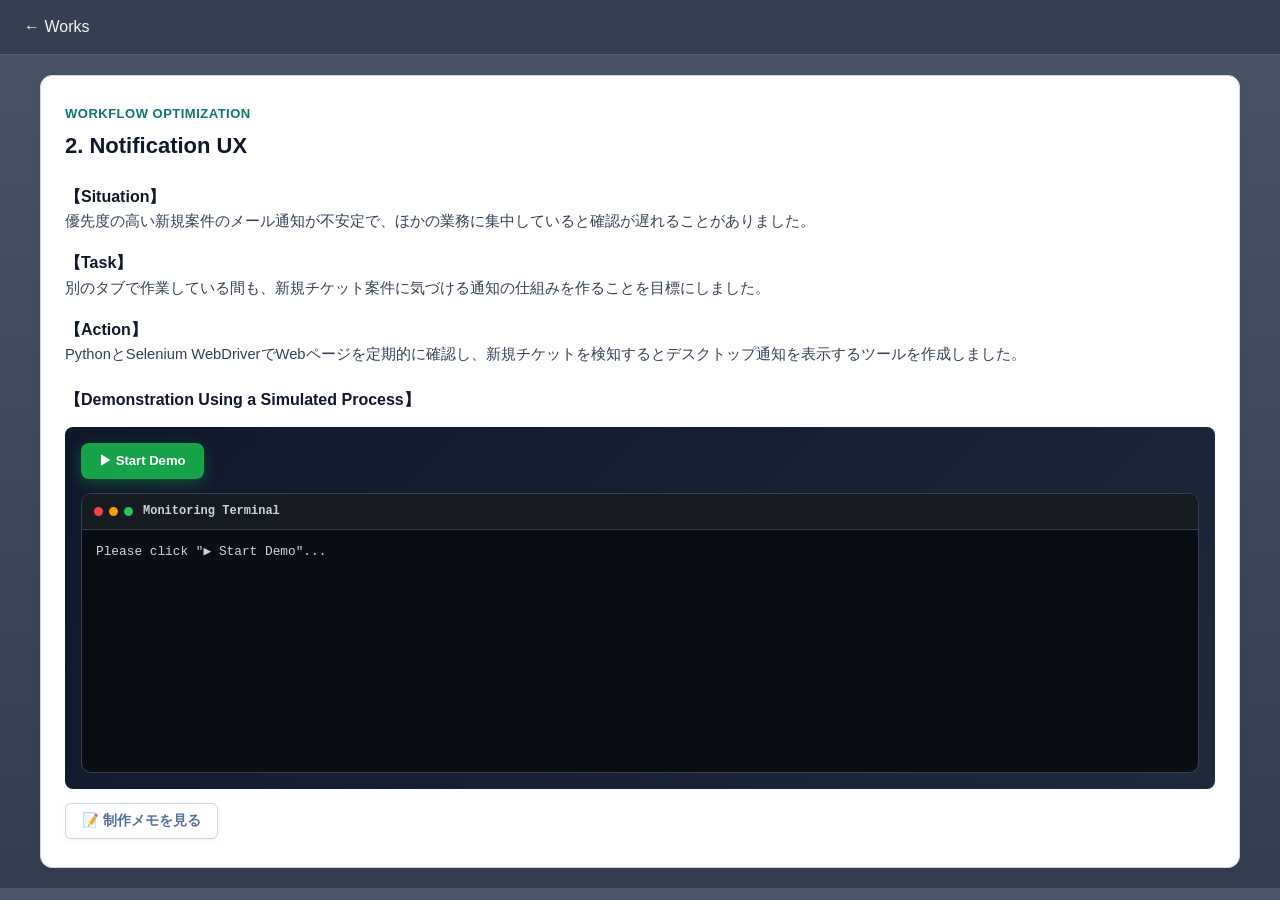
<file: work2/work2.html>
<!DOCTYPE html>
<html lang="ja">
<head>
  <meta charset="UTF-8">
  <meta name="viewport" content="width=device-width, initial-scale=1.0">
  <script>
    if (new URLSearchParams(location.search).has('embed')) {
      document.documentElement.classList.add('embed-mode');
    }
  </script>
  <title>Notification UX | Works</title>
  <link rel="stylesheet" href="../style.css">
  <style>
  /* Work2 デモ */
    .monitor-wrap {
      margin-top: 14px;
      background: linear-gradient(135deg, #0f172a, #1e293b);
      border-radius: 8px;
      padding: 16px;
      color: #f8fafc; /* 文字色を明るく変更 */
    }
    .monitor-start-row { display: flex; align-items: center; gap: 12px; margin-bottom: 14px; }
    #monitorStartBtn {
      background: #16a34a; color: white; border: none;
      padding: 9px 18px; border-radius: 8px; font-size: 0.82rem;
      font-weight: 700; cursor: pointer;
      box-shadow: 0 4px 14px rgba(22,163,74,.4);
    }
    #monitorStartBtn:hover { background: #15803d; }
    #monitorStartBtn:disabled { background: #475569; box-shadow: none; cursor: not-allowed; color: #cbd5e1; }

    .term-panel {
      background: #0a0e14; border: 1px solid #334155;
      border-radius: 10px; padding: 0;
      min-height: 280px; display: flex; flex-direction: column; overflow: hidden;
    }
    .term-bar {
      background: #161b22; padding: 8px 12px;
      display: flex; align-items: center; gap: 6px;
      border-bottom: 1px solid #334155;
    }
    .tdot { width: 9px; height: 9px; border-radius: 50%; }
    .tdot.r { background: #ef4444; }
    .tdot.y { background: #f59e0b; }
    .tdot.g { background: #22c55e; }
    .term-title { color: #cbd5e1; font-size: 0.75rem; margin-left: 4px; font-family: 'Consolas', 'Courier New', monospace; font-weight: 600; }
    .term-body {
      flex: 1; padding: 12px 14px;
      font-family: 'Consolas', 'Courier New', monospace;
      font-size: 0.8rem; color: #4ade80;
      overflow-y: auto; line-height: 1.6; white-space: pre-wrap;
    }
    /* 薄すぎた文字色をくっきり見えるように全体的に明度アップ */
    .term-body .tdim { color: #94a3b8; } 
    .term-body .thdr { color: #60a5fa; } 
    .term-body .tok  { color: #4ade80; } 
    .term-body .tnew { color: #facc15; font-weight: 700; } 
    .term-body .tend { color: #f87171; font-weight: 700; } 
    .term-body .twait { color: #cbd5e1; } /* 「Please click...」が見えやすくなるよう修正 */
    .tcursor {
      display: inline-block; width: 6px; height: 12px;
      background: #4ade80; vertical-align: -2px;
      animation: tblink 1s step-start infinite;
    }
    @keyframes tblink { 50% { opacity: 0; } }

    /* ===== インデモ トースト通知 ===== */
    #demo-toast {
      position: fixed;
      bottom: 32px;
      right: 32px;
      z-index: 9999;
      display: flex;
      align-items: center;
      gap: 12px;
      background: #1c1c1c;
      color: #fff;
      padding: 14px 18px;
      border-radius: 12px;
      box-shadow: 0 8px 32px rgba(0,0,0,0.45), 0 0 0 1px rgba(251,191,36,0.4);
      min-width: 260px;
      max-width: 320px;
      pointer-events: none;
      opacity: 0;
      transform: translateY(24px) scale(0.96);
      transition: opacity 0.35s cubic-bezier(0.34,1.56,0.64,1),
                  transform 0.35s cubic-bezier(0.34,1.56,0.64,1);
    }
    #demo-toast.toast-show {
      opacity: 1;
      transform: translateY(0) scale(1);
    }
    .toast-icon {
      width: 36px; height: 36px;
      border-radius: 8px;
      background: #f59e0b;
      display: flex; align-items: center; justify-content: center;
      font-size: 18px; flex-shrink: 0;
    }
    #demo-toast.toast-show .toast-icon {
      animation: toast-bell 0.5s ease 0.1s both;
    }
    @keyframes toast-bell {
      0%   { transform: rotate(0deg); }
      20%  { transform: rotate(-20deg); }
      40%  { transform: rotate(20deg); }
      60%  { transform: rotate(-10deg); }
      80%  { transform: rotate(10deg); }
      100% { transform: rotate(0deg); }
    }
    .toast-body { flex: 1; }
    .toast-app  { font-size: 0.72rem; color: #cbd5e1; margin-bottom: 2px; }
    .toast-msg  { font-size: 0.9rem; font-weight: 700; color: #facc15; line-height: 1.3; }
    .toast-time { font-size: 0.72rem; color: #cbd5e1; align-self: flex-start; white-space: nowrap; }
    
   /* ===== 制作メモ ===== */
    .memo-toggle-wrap { margin-top: 14px; margin-bottom: 4px; }

    .memo-toggle-btn {
      background: #ffffff; border: 1px solid #cbd5e1;
      border-radius: 6px; padding: 8px 16px;
      font-size: 0.85rem; font-weight: 700; color: #55709b;
      cursor: pointer; display: inline-flex; align-items: center; gap: 6px;
      box-shadow: 0 2px 4px rgba(129, 103, 215, 0.05);
      transition: background 0.15s, color 0.15s;
    }

    .memo-toggle-btn:hover { background: #f8fafc; color: #078084; border-color: #078084; }
    .memo-toggle-btn.open { background: #e6f4f5; color: #078084; border-color: #078084; }
    .memo-panel {
      margin-top: 10px;
      background: #ffffff;
      border: 1px solid #cbd5e1;
      border-radius: 8px;
      padding: 18px 20px;
      box-shadow: 0 4px 12px rgba(82, 66, 127, 0.08);
    }

    .memo-title {
    font-size: 0.95rem; font-weight: 800; color: #071a45;
    margin-bottom: 12px; padding-bottom: 8px;
    border-bottom: 2px solid #078084;
   }

    .memo-section-head {
    font-size: 0.8rem; font-weight: 700; color: #078084;
    margin-top: 14px; margin-bottom: 6px;
    text-transform: uppercase; letter-spacing: 0.04em;
   }

    .memo-body { font-size: 0.85rem; color: #334155; line-height: 1.7; margin-bottom: 4px; }

    .memo-item {
      display: flex; gap: 10px; align-items: flex-start;
      margin-bottom: 10px;
    }

    .memo-item-num {
    width: 22px; height: 22px; border-radius: 50%;
    background: #078084; color: #fff;
    font-size: 0.72rem; font-weight: 700;
    display: flex; align-items: center; justify-content: center;
    flex-shrink: 0; margin-top: 2px;
}
    .memo-item-title { font-size: 0.85rem; font-weight: 700; color: #0f172a; margin-bottom: 3px; }
    @media (max-width: 600px) {
      .profile-box { flex-direction: column; align-items: center; text-align: center; }
      .form-row, .action-btn-grid { grid-template-columns: 1fr; }
      .qual-row { flex-direction: column; gap: 4px; }
      .metrics-row { flex-direction: column; }
      #demo-toast { bottom: 16px; right: 16px; left: 16px; min-width: unset; max-width: unset; }
    }
    .detail-card {
      display: block !important;
    }
    .detail-content {
      width: 100%;
      padding: 0;
      min-width: 0;
    }
  </style>
</head>
<body class="work-detail-page">
  <header class="detail-header">
    <div class="nav-container">
      <a href="../index.html#works" class="back-link">← Works</a>
    </div>
  </header>

  <main class="detail-main" style="max-width: 1240px; margin: 20px auto; padding: 0 20px;">
    <article class="detail-card" style="background: #fff; border: 1px solid #cbd5e1; border-radius: 12px; padding: 24px; box-shadow: 0 4px 12px rgba(0,0,0,0.05);">
      <div class="detail-content">
        <div style="margin-bottom: 20px;">
          <div class="section-kicker" style="color: #0f766e; font-weight: 700; font-size: 13px; margin-bottom: 4px; text-transform: uppercase; letter-spacing: 0.5px;">Workflow Optimization</div>
          <h1 style="font-size: 22px; color: #0f172a; margin: 0;">2. Notification UX</h1>
        </div>

        <div class="section-label" style="color: #0f172a; font-weight: 700; margin-top: 16px;">【Situation】</div>
        <p class="text-body" style="color: #334155; font-size: 0.92rem; line-height: 1.7;">
          優先度の高い新規案件のメール通知が不安定で、ほかの業務に集中していると確認が遅れることがありました。
        </p>
        <div class="section-label" style="color: #0f172a; font-weight: 700; margin-top: 16px;">【Task】</div>
        <p class="text-body" style="color: #334155; font-size: 0.92rem; line-height: 1.7;">
          別のタブで作業している間も、新規チケット案件に気づける通知の仕組みを作ることを目標にしました。
        </p>
        <div class="section-label" style="color: #0f172a; font-weight: 700; margin-top: 16px;">【Action】</div>
        <p class="text-body" style="color: #334155; font-size: 0.92rem; line-height: 1.7;">
          PythonとSelenium WebDriverでWebページを定期的に確認し、新規チケットを検知するとデスクトップ通知を表示するツールを作成しました。
        </p>

        <div class="section-label" style="color: #0f172a; font-weight: 700; margin-top: 20px;">【Demonstration Using a Simulated Process】</div>
        <div class="monitor-wrap">
          <div class="monitor-start-row">
            <button id="monitorStartBtn" onclick="startMonitorDemo()">▶ Start Demo</button>
          </div>
          <div class="term-panel">
            <div class="term-bar">
              <span class="tdot r"></span><span class="tdot y"></span><span class="tdot g"></span>
              <span class="term-title">Monitoring Terminal</span>
            </div>
            <div class="term-body" id="monTermBody"><div class="twait">Please click "▶ Start Demo"...</div></div>
          </div>
        </div>

        <!-- ===== 制作メモ work2 ===== -->
        <div class="memo-toggle-wrap">
          <button id="memoBtn" class="memo-toggle-btn" onclick="toggleMemo('work2-memo')">
            📝 制作メモを見る
          </button>
          <div id="work2-memo" class="memo-panel" style="display:none;">
            <div class="memo-title">JavaScriptで動作イメージを再現した記録</div>
            <div class="memo-section-head">背景</div>
            <p class="memo-body">業務でPython+Selenium WebDriverを使い、Webページの更新を定期監視して新しい案件が追加されたらデスクトップ通知で知らせるツールを作りました。<br>そのツールの動作イメージを伝えるデモとしてHTML+JavaScript+CSSで再現してみました。</p>
            <div class="memo-section-head">工夫した点・苦労した点</div>
            <div class="memo-item">
              <div class="memo-item-num">1</div>
              <div>
                <div class="memo-item-title">実際のツールの動きを「見える形」にした</div>
                <p class="memo-body">実際のツールはターミナルにログが流れるだけで、見た目では何が起きているかわかりにくいです。デモでは、一定間隔でページを確認し、新規案件を検知して通知するまでの流れを画面上で見せる構成にしました。</p>
              </div>
            </div>
            <div class="memo-item">
              <div class="memo-item-num">2</div>
              <div>
                <div class="memo-item-title">見た目の再現</div>
                <p class="memo-body">ターミナル風の黒背景+緑文字のログ表示や、画面右下からスライドインするポップアップ通知など、元のツールの見た目をCSSとアニメーションで再現しました。実際のツールは「正しく動けばOK」ですが、デモは「見ている人に伝わるか」が大事です。表示のタイミングや待ち時間の調整など、実際のツール開発にはなかった作業に一番時間がかかりました。</p>
              </div>
            </div>
            <div class="memo-section-head">AIの活用について</div>
            <p class="memo-body">実際のツールの動きをどうブラウザ上で見せるか」という目的や必要なパーツを自分で言語化し、AIと相談しながら指示書を作成しました。<br>その後、VS CodeのAI環境を活用して土台となる基本コードを作ってもらい、そこからは「動かす → おかしいところを見つける → 直す → また動かす」の検証と修正を重ねて形にしました。AIを単なるコード生成ツールとしてだけでなく、要件整理から実装のサポートまで開発のパートナーとして活用しました。</p>
            <div class="memo-section-head">今後の課題</div>
            <p class="memo-body">今の自分にはコードをゼロから書く力はまだありません。今後はこのコードを模写しながら「この部分は何をしているのか」を一つずつ理解して、自力で書けるようになることを目標にしています。</p>
          </div>
        </div>

      </div>
    </article>
  </main>

  <div id="demo-toast">
    <div class="toast-icon">🔔</div>
    <div class="toast-body">
      <div class="toast-app">Notification UX</div>
      <div class="toast-msg" id="toast-msg-text">通知メッセージ</div>
    </div>
    <div class="toast-time" id="toast-time-text">00:00:00</div>
  </div>

  <script>    
  /* ===== Work2 Monitor Demo ===== */
  const MON_POLL_INTERVAL = 6; 
  const MON_MAX_POLLS = 3;  
  const MON_AUTO_ARRIVE_AT = 3;  
  const MON_END_DELAY_MS = 4000; 

  let monItemCount = 0; 
  let monPollCount = 0; 
  let monTimerId = null;

  function monNowStr() {
    return new Date().toLocaleTimeString('ja-JP', { hour12: false });  
  }

  function termLine(text, cls) {
    const body = document.getElementById('monTermBody'); 
    const cursor = body.querySelector('.tcursor');
    if (cursor) cursor.remove(); 
    const line = document.createElement('div');
    if (cls) line.className = cls;
    line.textContent = text;   
    body.appendChild(line);  
    const c = document.createElement('span');
    c.className = 'tcursor';
    body.appendChild(c);  
    body.scrollTop = body.scrollHeight;   
  }

  function monPollCheck() {
    monPollCount += 1;    
    if (monPollCount === MON_AUTO_ARRIVE_AT) {
      monItemCount += 1;
      termLine(`[${monNowStr()}] NEW 1 contact!`, 'tnew');  
      showDemoToast('🔔 1件新着あり');  
    } else {
      termLine(`[${monNowStr()}] ${monItemCount} contacts`, 'tok');  
    }
    if (monPollCount >= MON_MAX_POLLS) {
      clearInterval(monTimerId);  
      setTimeout(monEndDemo, MON_END_DELAY_MS); 
    } else {
      termLine(`  reload...`, 'tdim');  
    }
  }

  function monEndDemo() {
    termLine(`[${monNowStr()}] Demo finished - Monitoring stopped`, 'tend');  
    const btn = document.getElementById('monitorStartBtn');  
    btn.textContent = '🔄 Run Again';
    btn.disabled = false;  
  }

  function resetMonitorDemo() {
    monItemCount = 0;  
    monPollCount = 0; 
  }

  function startMonitorDemo() {
    resetMonitorDemo(); 
    const btn = document.getElementById('monitorStartBtn');
    btn.textContent = 'Playing...'; 
    btn.disabled = true; 

    termLine('==================================================', 'thdr');
    termLine('  Web Monitor Demo v1', 'thdr');
    termLine('==================================================', 'thdr');
    termLine('', 'tdim');
    termLine('[1] Initializing monitoring target...', 'tdim');
    termLine('[2] Ready', 'tok');
    termLine(`[3] Starting monitoring (Interval: ${MON_POLL_INTERVAL}s, Demo ends after ${MON_MAX_POLLS} polls)`, 'tdim');
    termLine('', 'tdim');
    termLine('', 'tdim');

    monTimerId = setInterval(() => {
      monPollCheck();
    }, MON_POLL_INTERVAL * 1000); 
  }

  /* ===== トースト通知 ===== */
  function showDemoToast(msg) {
    const toast = document.getElementById('demo-toast');
    const msgEl = document.getElementById('toast-msg-text');
    const timeEl = document.getElementById('toast-time-text');
    msgEl.textContent = msg;
    timeEl.textContent = monNowStr();

    toast.classList.remove('toast-show');
    void toast.offsetWidth; 
    toast.classList.add('toast-show');

    clearTimeout(toast._hideTimer);
    toast._hideTimer = setTimeout(() => {
      toast.classList.remove('toast-show'); 
    }, 4000);
  }

  /* ===== 制作メモ トグル ===== */
  function toggleMemo(id) {
    const panel = document.getElementById(id);
    const btn = document.getElementById('memoBtn');
    const isOpen = panel.style.display !== 'none';
    panel.style.display = isOpen ? 'none' : 'block';
    btn.textContent = isOpen ? '📝 制作メモを見る' : '📝 制作メモを閉じる';
    btn.classList.toggle('open', !isOpen);
  }
  </script>
</body>
</html>
</file>
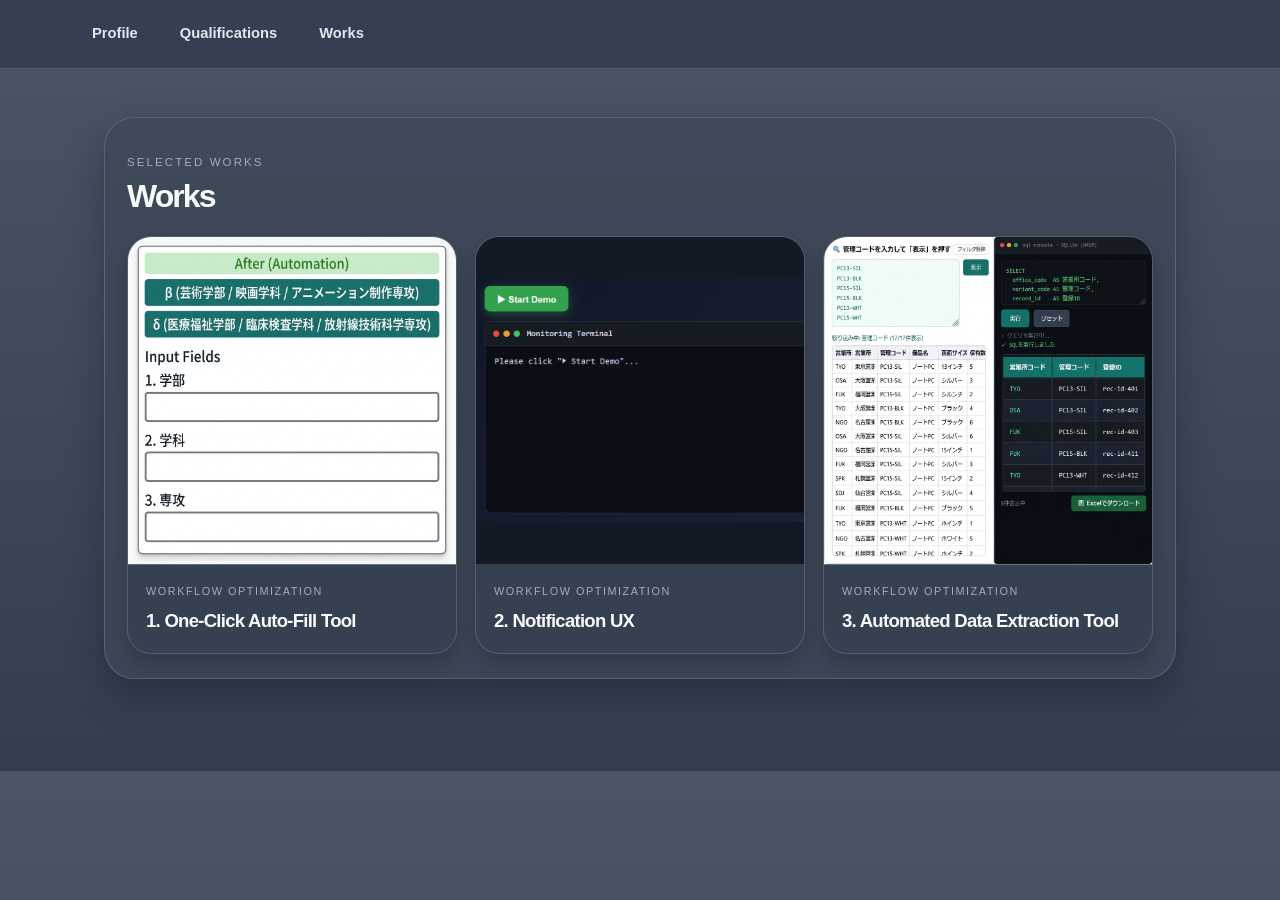
<file: works/works.html>
<!DOCTYPE html>
<html lang="ja">
<head>
  <meta charset="UTF-8">
  <meta name="viewport" content="width=device-width, initial-scale=1.0">
  <title>Works</title>
  <link rel="stylesheet" href="../style.css">
</head>
<body>

<header>
  <div class="nav-container">
    <div class="nav-links">
      <a href="../index.html" class="nav-link">Profile</a>
      <a href="../index.html#qualifications" class="nav-link">Qualifications</a>
      <a href="works.html" class="nav-link">Works</a>
    </div>
  </div>
</header>

<div class="container">
  <section class="modern-works" aria-label="Works list">
    <div class="modern-works-header">
      <div>
        <div class="section-kicker">Selected Works</div>
        <h2>Works</h2>
      </div>
    </div>

    <div class="works-grid">
      <!-- カード 1 -->
      <a class="work-card" href="../work1/work1.html">
        <div class="work-thumb tone-1">
          <!-- ★ここを img タグに変更 ★ -->
          <img src="work1.image.jpeg" alt="One-Click Auto-Fill Tool" class="work-img">
        </div>
        <div class="work-card-copy">
          <p>Workflow Optimization</p>
          <h3>1. One-Click Auto-Fill Tool</h3>
        </div>
      </a>

      <!-- カード 2 -->
      <a class="work-card" href="../work2/work2.html">
        <div class="work-thumb tone-2">
          <!-- ★ここを img タグに変更 ★ -->
          <img src="work2.image.png" alt="Notification UX" class="work-img">
        </div>
        <div class="work-card-copy">
          <p>Workflow Optimization</p>
          <h3>2. Notification UX</h3>
        </div>
      </a>

      <!-- カード 3 -->
      <a class="work-card" href="../work3/work3-index.html">
        <div class="work-thumb tone-3">
          <!-- ★ここを img タグに変更 ★ -->
          <img src="work3.image.jpeg" alt="Automated Data Extraction Tool" class="work-img">
        </div>
        <div class="work-card-copy">
          <p>Workflow Optimization</p>
          <h3>3. Automated Data Extraction Tool</h3>
        </div>
      </a>
    </div>
  </section>
</div>

</body>
</html>
</file>
<file: style.css>
:root {
  /* ---- 夜空・フッター用の変数 ---- */
  --sky-top: #05060f;
  --sky-bottom: #141b36;
  --nebula-1: rgba(167, 139, 250, 0.25);
  --nebula-2: rgba(96, 165, 250, 0.18);
  --text-light: #f5f6fa;

  --bg: #4a5568;
  --bg-strong: #333d4f;
  --panel: rgba(62, 72, 88, 0.85);
  --panel-strong: #414c62;
  --ink: #f3f4f6;
  --muted: #a0aec0;
  --line: rgba(255, 255, 255, 0.15);
  --shadow: 0 16px 40px rgba(0, 0, 0, 0.25);
  --teal: #38bdf8;
  --teal-hover: #7dd3fc;
  --border-color: rgba(255, 255, 255, 0.2);
  --text-heading: #f9fafb;
  --text-sub: #e2e8f0;
  --text-main: #cbd5e1;
  --card-bg: rgba(62, 72, 88, 0.9);
}

* {
  box-sizing: border-box;
  margin: 0;
  padding: 0;
}

html {
  scroll-behavior: smooth;
}

body {
  margin: 0;
  font-family: -apple-system, BlinkMacSystemFont, "Segoe UI", "Hiragino Sans", sans-serif;
  background: linear-gradient(180deg, var(--bg) 0%, var(--bg-strong) 100%);
  color: var(--ink);
  line-height: 1.6;
}

a {
  color: inherit;
  text-decoration: none;
}

header {
  position: sticky;
  top: 0;
  z-index: 20;
}

.nav-container {
  background: rgba(51, 61, 79, 0.9);
  border-bottom: 1px solid var(--line);
  backdrop-filter: blur(12px);
  padding: 14px 24px;
}

.nav-links {
  max-width: 1120px;
  margin: 0 auto;
  display: flex;
  gap: 18px;
  align-items: center;
}

.nav-link {
  font-size: 0.92rem;
  font-weight: 600;
  color: var(--text-sub);
  padding: 8px 12px;
  border-radius: 8px;
  transition: background 0.2s, color 0.2s;
}

.nav-link:hover {
  background: rgba(255, 255, 255, 0.1);
  color: #fff;
}

/* ======================= バナー (夜空演出) ======================= */
.hero-banner {
  position: relative;
  width: 100%;
  height: 220px;
  overflow: hidden;
  background: linear-gradient(
    180deg,
    var(--sky-top) 0%,
    #0e152b 68%,
    var(--sky-bottom) 100%
  );
}

.milky-way {
  position: absolute;
  top: -45%;
  left: -15%;
  width: 130%;
  height: 180%;
  background: radial-gradient(
    ellipse 75% 38% at 52% 52%,
    rgba(167, 139, 250, 0.16) 0%,
    rgba(96, 165, 250, 0.11) 45%,
    transparent 75%
  );
  filter: blur(22px);
  transform: rotate(-6deg);
  animation: drift 25s ease-in-out infinite alternate;
  pointer-events: none;
}

@keyframes drift {
  0% { transform: rotate(-6deg) translateX(0); }
  100% { transform: rotate(-6deg) translateX(35px); }
}

.star-field {
  position: absolute;
  inset: 0;
  pointer-events: none;
}

.star {
  position: absolute;
  width: 2px;
  height: 2px;
  background: #fff;
  border-radius: 50%;
  opacity: 0.2;
  animation-name: twinkle;
  animation-timing-function: ease-in-out;
  animation-iteration-count: infinite;
}

@keyframes twinkle {
  0%, 100% { opacity: 0.15; transform: scale(1); }
  50% { opacity: 1; transform: scale(1.7); }
}

.shooting-star {
  position: absolute;
  width: 110px;
  height: 2px;
  background: linear-gradient(90deg, rgba(255, 255, 255, 0) 0%, rgba(255, 255, 255, 0.95) 100%);
  transform: rotate(18deg);
  opacity: 0;
  animation-name: shoot;
  animation-timing-function: linear;
  animation-iteration-count: infinite;
  pointer-events: none;
}

.shooting-star::after {
  content: "";
  position: absolute;
  right: -1px;
  top: 50%;
  width: 3px;
  height: 3px;
  background: #fff;
  border-radius: 50%;
  box-shadow: 0 0 8px 2px rgba(255, 255, 255, 0.9);
  transform: translateY(-50%);
}

.shooting-star.s1 { top: 15%; animation-duration: 7s; animation-delay: 0s; }
.shooting-star.s2 { top: 45%; animation-duration: 9s; animation-delay: 3.2s; }
.shooting-star.s3 { top: 70%; animation-duration: 11s; animation-delay: 5.8s; }

@keyframes shoot {
  0% { left: -15%; opacity: 0; }
  4% { opacity: 1; }
  22% { left: 110%; opacity: 0; }
  100% { left: 110%; opacity: 0; }
}

.hero-banner-title,
.hero-banner-subtitle {
  position: absolute;
  left: 50%;
  z-index: 3;
  color: var(--text-light);
  letter-spacing: 2px;
  font-weight: 700;
  white-space: nowrap;
  text-shadow: 0 0 12px rgba(150, 170, 255, 0.5);
}

.hero-banner-title {
  top: 80px;
  transform: translate(-50%, -50%);
  font-size: clamp(2rem, 3.5vw, 2.6rem);
  line-height: 1.4;
}

.hero-banner-subtitle {
  top: 138px;
  transform: translate(-50%, -50%);
  font-size: clamp(0.9rem, 2vw, 1.1rem);
  line-height: 1.4;
  opacity: 0.85;
}

/* ======================= メインコンテンツ ======================= */
.container {
  max-width: 1120px;
  margin: 0 auto;
  padding: 40px 24px 60px;
}

section {
  margin-bottom: 40px;
}

.section-title {
  font-size: clamp(2rem, 3vw, 3.2rem);
  line-height: 1.08;
  letter-spacing: -0.07em;
  font-weight: 800;
  margin: 20px 0 18px;
  color: var(--text-heading);
}

.card {
  background: var(--panel);
  border: 1px solid var(--line);
  border-radius: 24px;
  padding: 28px;
  box-shadow: var(--shadow);
  margin-bottom: 20px;
  backdrop-filter: blur(8px);
}

.card-title {
  font-size: 1.1rem;
  font-weight: 700;
  color: var(--text-heading);
  margin-bottom: 16px;
}

/* プロフィール */
.profile-box {
  display: flex;
  align-items: flex-start;
  gap: 24px;
}

.profile-avatar {
  width: 108px;
  height: 108px;
  border-radius: 50%;
  background: #52607a;
  display: grid;
  place-items: center;
  border: 1px solid var(--line);
  flex-shrink: 0;
  overflow: hidden;
}

.profile-avatar-fallback {
  font-size: 1.1rem;
  letter-spacing: 0.18em;
  color: var(--text-sub);
  font-weight: 700;
}

.profile-info {
  flex: 1;
}

.profile-role {
  color: var(--teal);
  font-weight: 700;
  margin-bottom: 14px;
  font-size: 1rem;
}

.profile-desc p {
  margin-bottom: 10px;
  color: var(--text-sub);
  font-size: 0.98rem;
}

/* 資格・学習リスト */
.qual-row {
  display: flex;
  gap: 18px;
  padding: 16px 0;
  border-bottom: 1px solid var(--line);
}

.qual-row:last-child {
  border-bottom: none;
}

.qual-date {
  min-width: 90px;
  text-align: center;
  padding: 7px 8px;
  border-radius: 10px;
  font-size: 0.72rem;
  font-weight: 700;
  background: rgba(56, 189, 248, 0.2);
  color: #38bdf8;
  height: fit-content;
  border: 1px solid rgba(56, 189, 248, 0.4);
}

.qual-detail {
  flex: 1;
}

.qual-title {
  font-size: 1.02rem;
  font-weight: 700;
  margin-bottom: 4px;
  color: var(--text-heading);
}

.qual-sub {
  font-size: 0.8rem;
  color: var(--muted);
  margin-bottom: 4px;
}

.qual-desc {
  font-size: 0.85rem;
  color: var(--text-main);
}

/* Worksセクション */
.modern-works {
  background: var(--panel);
  border: 1px solid var(--line);
  border-radius: 30px;
  padding: 30px 22px 24px;
  box-shadow: var(--shadow);
  margin: 8px 0 32px;
  backdrop-filter: blur(8px);
}

.modern-works-header {
  margin-bottom: 22px;
}

.section-kicker {
  display: inline-block;
  font-size: 0.72rem;
  letter-spacing: 0.18em;
  text-transform: uppercase;
  color: var(--muted);
  margin-bottom: 8px;
}

.modern-works-header h2 {
  font-size: clamp(2rem, 2.3vw, 2.7rem);
  line-height: 1.08;
  letter-spacing: -0.06em;
  font-weight: 800;
  color: var(--text-heading);
}

.works-grid {
  display: grid;
  grid-template-columns: repeat(3, minmax(0, 1fr));
  gap: 18px;
}

.single-work-grid {
  display: grid;
  grid-template-columns: minmax(0, 1fr);
}

.single-work-grid .work-card {
  width: 100%;
}

.single-work-grid .work-thumb {
  aspect-ratio: 1195 / 341;
}

.work-card {
  display: block;
  background: rgba(51, 61, 79, 0.6);
  border: 1px solid var(--line);
  border-radius: 24px;
  overflow: hidden;
  box-shadow: 0 10px 22px rgba(0, 0, 0, 0.2);
  transition: transform 0.18s ease, box-shadow 0.18s ease, border-color 0.18s ease;
}

.work-card:hover,
.work-card:focus-visible {
  transform: translateY(-4px);
  box-shadow: 0 20px 40px rgba(0, 0, 0, 0.4);
  border-color: rgba(150, 170, 255, 0.4);
  outline: none;
}

.work-thumb {
  position: relative;
  width: 100%;
  aspect-ratio: 1 / 1;
  border-bottom: 1px solid var(--line);
  display: flex;
  align-items: center;
  justify-content: center;
  overflow: hidden;
}

.work-img {
  width: 100%;
  height: 100%;
  object-fit: cover;
  object-position: center;
}

/* 左側に要素が寄っている画像（Notification UXなど）の左切れ防止 */
.work-img--left {
  object-fit: cover;
  object-position: left center;
}

.work-img--zoom {
  object-position: left center;
  transform: scaleY(1.04);
}

.work-thumb.tone-2 .work-img {
  object-fit: contain;
  object-position: center;
}

.game-work-img {
  object-fit: cover;
  object-position: center;
  transform: none;
}

.tone-1 { background: linear-gradient(135deg, #435068 0%, #52607a 100%); }
.tone-2 { background: linear-gradient(135deg, #3d4a60 0%, #4a5872 100%); }
.work-thumb.tone-2 { background: #141926; }
.tone-3 { background: linear-gradient(135deg, #48566f 0%, #576684 100%); }

.work-card-copy {
  padding: 18px 18px 20px;
}

.work-card-copy p {
  font-size: 0.68rem;
  text-transform: uppercase;
  letter-spacing: 0.14em;
  color: var(--muted);
  margin-bottom: 8px;
}

.work-card-copy h3 {
  font-size: 1.16rem;
  line-height: 1.35;
  letter-spacing: -0.04em;
  color: var(--text-heading);
}

/* ======================= フッター（ヘッダーと角度・色味をつなげた天の川・アニメなし） ======================= */
.site-footer {
  background-color: var(--sky-bottom);
  background-image:
    /* 小さな星屑（静止・控えめ） */
    radial-gradient(circle at 10% 22%, rgba(255, 255, 255, 0.78) 0 1px, transparent 1.6px),
    radial-gradient(circle at 22% 58%, rgba(224, 231, 255, 0.6) 0 1px, transparent 1.5px),
    radial-gradient(circle at 35% 30%, rgba(255, 255, 255, 0.82) 0 1.2px, transparent 1.8px),
    radial-gradient(circle at 48% 64%, rgba(199, 210, 254, 0.62) 0 1px, transparent 1.5px),
    radial-gradient(circle at 61% 26%, rgba(255, 255, 255, 0.72) 0 1px, transparent 1.5px),
    radial-gradient(circle at 75% 48%, rgba(224, 242, 254, 0.78) 0 1.2px, transparent 1.8px),
    radial-gradient(circle at 88% 28%, rgba(255, 255, 255, 0.68) 0 1px, transparent 1.5px),
    /* 帯の境目が出ないよう広めに広がる淡い天の川（静止） */
    radial-gradient(
      ellipse 95% 42% at 55% 42%,
      rgba(167, 139, 250, 0.14) 0%,
      rgba(96, 165, 250, 0.09) 48%,
      transparent 78%
    ),
    /* 下側へ自然に深まりつつ背景と馴染むグラデーション */
    linear-gradient(
      180deg,
      var(--sky-bottom) 0%,
      #141d36 35%,
      #0c1224 75%,
      var(--sky-top) 100%
    );
  color: var(--text-light);
  border-top: none;
  padding: 48px 24px 24px;
}

.footer-inner {
  max-width: 1120px;
  margin: 0 auto;
  display: grid;
  grid-template-columns: 1.6fr 1fr;
  gap: 40px;
  align-items: start;
}

.footer-col h3,
.footer-col h4 {
  color: var(--text-heading);
  margin-bottom: 12px;
}

.footer-afterword p {
  font-size: 0.6rem;
  line-height: 1.75;
  color: var(--text-sub);
}

.footer-links-group {
  display: flex;
  gap: 48px;
  justify-content: flex-end;
}

.footer-col ul {
  list-style: none;
}

.footer-col li {
  margin-bottom: 8px;
}

.footer-col a {
  color: var(--text-main);
  font-size: 0.9rem;
  transition: color 0.2s;
}

.footer-col a:hover {
  color: var(--teal);
}

.footer-bottom {
  max-width: 1120px;
  margin: 32px auto 0;
  padding-top: 18px;
  border-top: 1px solid var(--line);
  text-align: center;
  font-size: 0.8rem;
  color: var(--muted);
}

/* ======================= トップに戻るボタン（Page Top） ======================= */
.back-to-top {
  position: fixed;
  bottom: 30px;
  right: 30px;
  display: inline-flex;
  align-items: center;
  gap: 10px;
  padding: 10px 18px 10px 12px;
  background: rgba(51, 61, 79, 0.85);
  color: var(--text-sub);
  border: 1px solid rgba(255, 255, 255, 0.2);
  border-radius: 50px;
  box-shadow: 0 8px 24px rgba(0, 0, 0, 0.25);
  z-index: 99;
  backdrop-filter: blur(8px);
  text-decoration: none;
  transition: all 0.25s ease;
}

.back-to-top-icon {
  display: inline-flex;
  align-items: center;
  justify-content: center;
  width: 32px;
  height: 32px;
  border: 1px solid rgba(255, 255, 255, 0.3);
  border-radius: 50%;
  font-size: 0.85rem;
  color: #fff;
  transition: background 0.2s;
}

.back-to-top-text {
  font-size: 0.85rem;
  font-weight: 600;
  letter-spacing: 0.05em;
  color: var(--text-heading);
}

.back-to-top:hover {
  background: rgba(67, 80, 104, 0.95);
  transform: translateY(-4px);
  box-shadow: 0 12px 32px rgba(0, 0, 0, 0.35);
  border-color: var(--teal);
}

.back-to-top:hover .back-to-top-icon {
  background: var(--teal);
  border-color: var(--teal);
  color: #fff;
}

/* レスポンシブ対応 */
@media (max-width: 760px) {
  .nav-container { padding: 10px 12px; }
  .nav-links { flex-wrap: wrap; justify-content: center; gap: 4px; }
  .nav-link { padding: 8px; }
  .works-grid { grid-template-columns: 1fr; }
  .single-work-grid { grid-template-columns: 1fr; }
  .single-work-grid .work-thumb { aspect-ratio: 1195 / 341; }
  .profile-box { flex-direction: column; }
  .qual-row { flex-direction: column; gap: 4px; }
  .footer-inner { grid-template-columns: 1fr; gap: 24px; }
}
</file>
